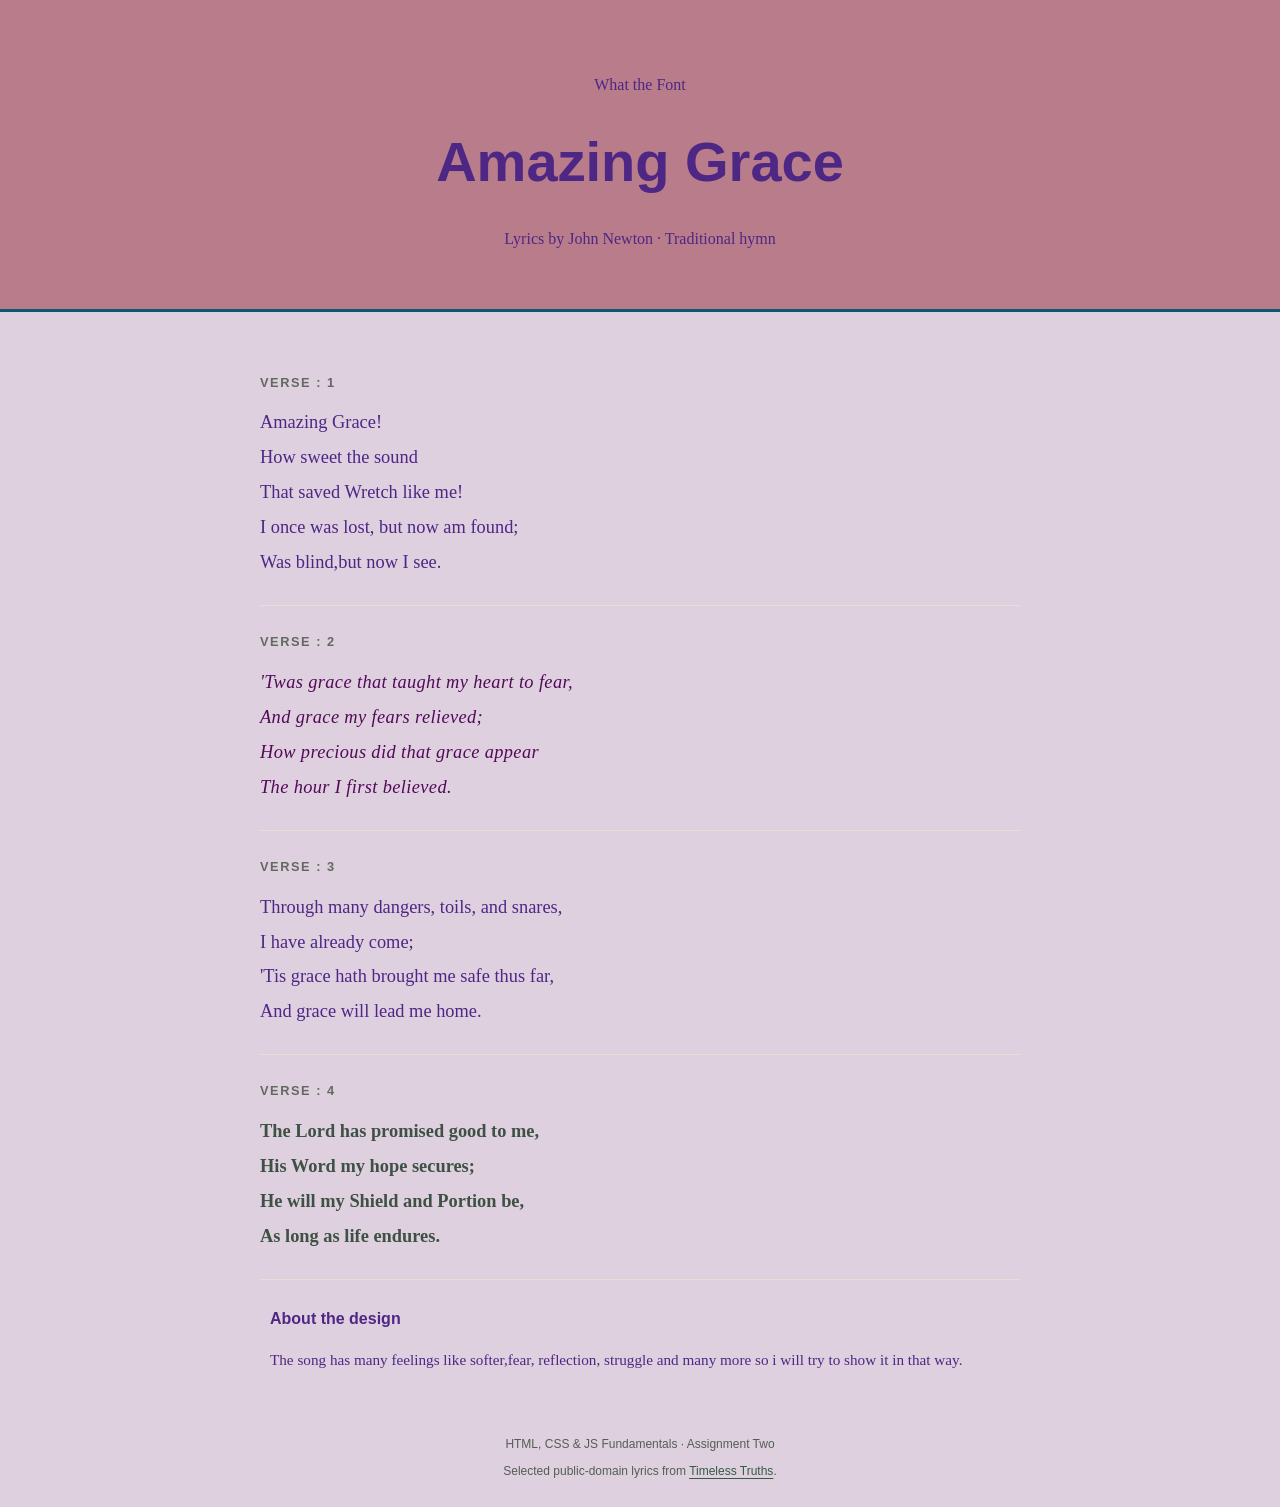
<file: index.html>
<!DOCTYPE html>
<html lang="en">
<head>
    <meta charset="UTF-8">
    <meta name="viewport" content="width=device-width">
    <title>Amazing Grace | What the Song</title>
    <link rel="stylesheet" href="style.css">
</head>
<body>
    <header class="song-header">
        <p>What the Font</p>
        <h1>Amazing Grace</h1>
        <p>Lyrics by John Newton · Traditional hymn</p>
    </header>

    <main>
        <section class="verse opening">
            <h2>Verse : 1</h2>
            <p>Amazing Grace!
            <br>How sweet the sound<br>That saved Wretch like me!<br>I once was lost, but now am found;<br>Was blind,but now I see.</p>
        </section>

        <section class="verse gentle">
            <h2>Verse : 2</h2>
            <p>'Twas grace that taught my heart to fear,<br>
            And grace my fears relieved;<br>
            How precious did that grace appear<br>
            The hour I first believed.</p>
        </section>

        <section class="verse strong">
            <h2>Verse : 3</h2>
            <p>Through many dangers, toils, and snares,<br>
            I have already come;<br>
            'Tis grace hath brought me safe thus far,<br>
            And grace will lead me home.</p>
        </section> 

        <section class="verse steady">
            <h2>Verse : 4</h2>
            <p>The Lord has promised good to me,<br>
            His Word my hope secures;<br>
            He will my Shield and Portion be,<br>
            As long as life endures.</p>
        </section>
        
        <section class="design-note">
            <h2>About the design</h2>
            <p>The song has many feelings like softer,fear, reflection, struggle and many more so i will try to show it in that way.</p>
        </section>
        
    </main>
    <footer>
        <p>HTML, CSS &amp; JS Fundamentals · Assignment Two</p>
        <p>Selected public-domain lyrics from
        <a href="https://library.timelesstruths.org/music/Amazing_Grace/">Timeless Truths</a>.</p>
    </footer>
</body>
</file>
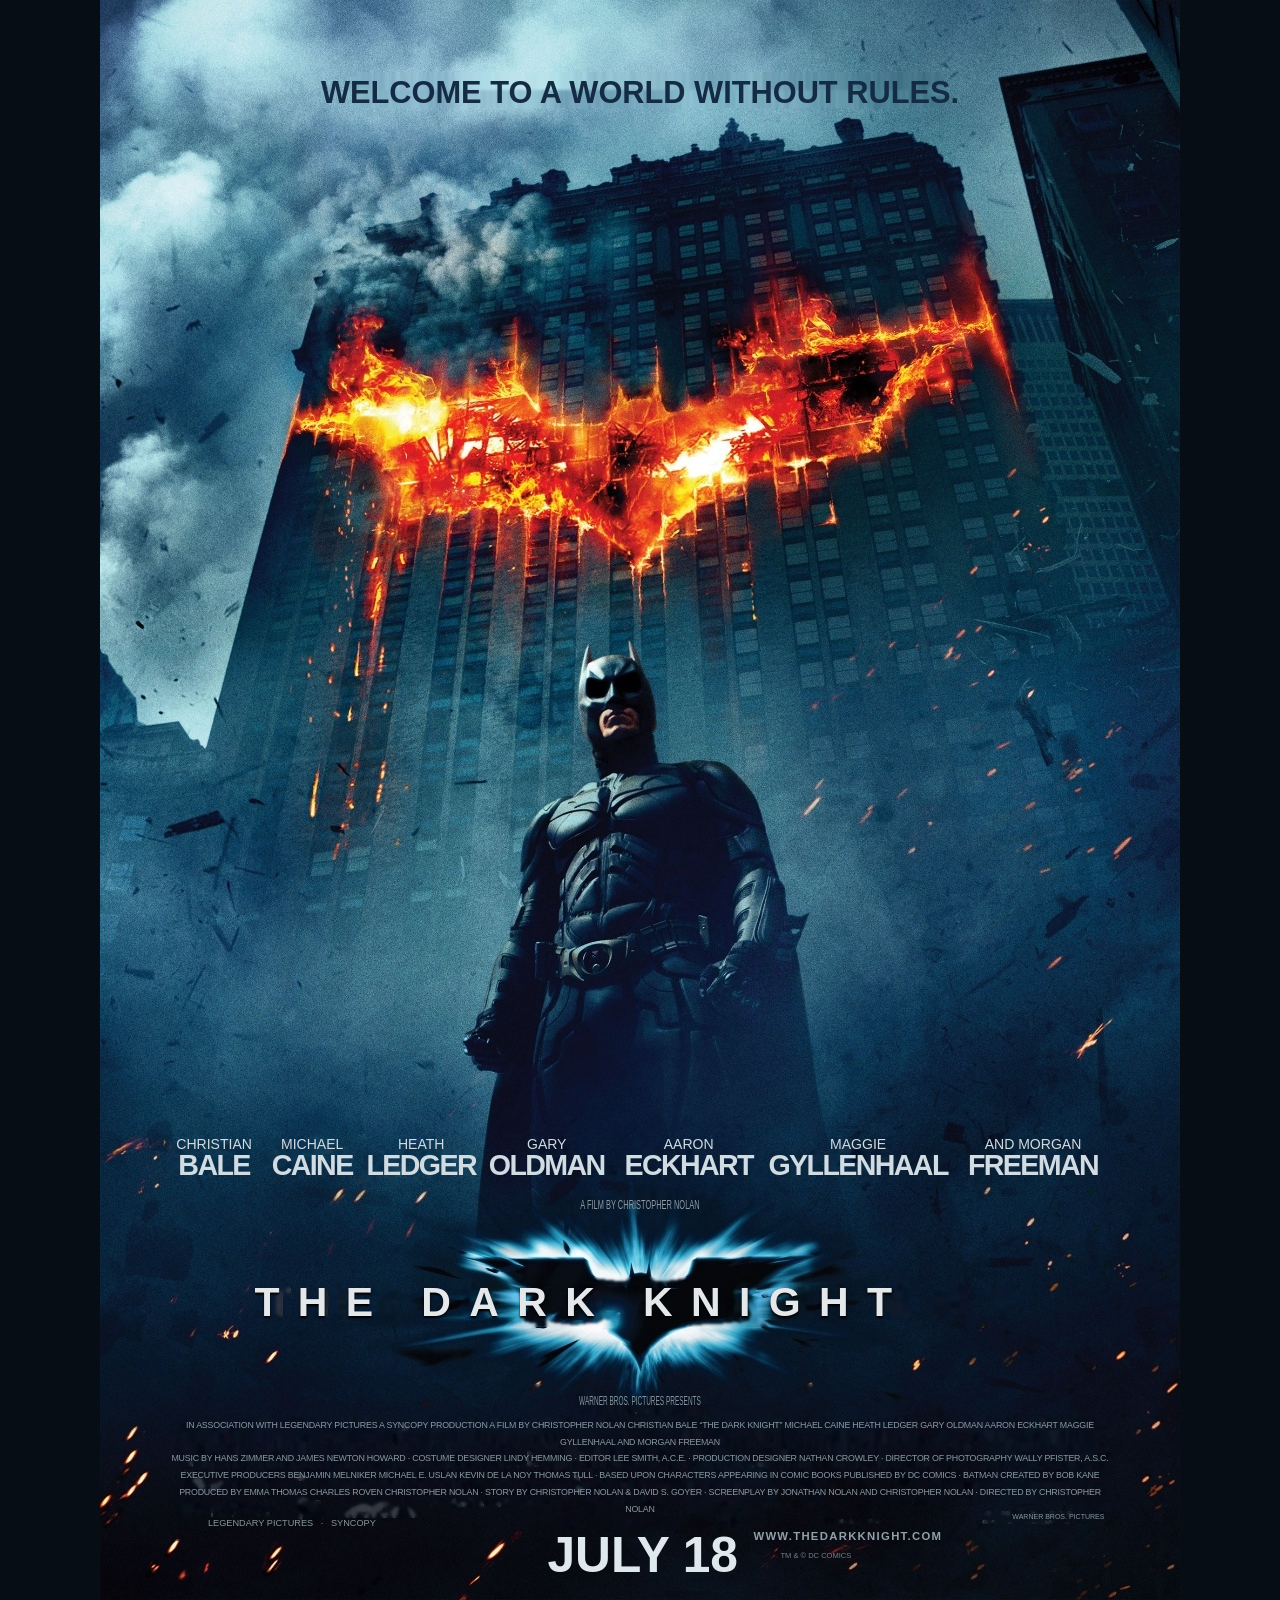
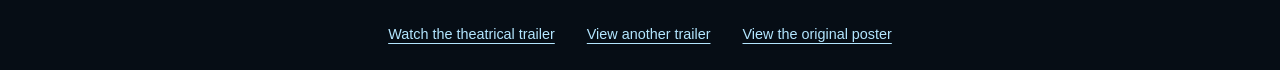
<file: ASSIGNMENT_3_YASH/index.html>
<!DOCTYPE html>
<html lang="en">
<head>
  <meta charset="UTF-8">
  <meta name="viewport" content="width=device-width, initial-scale=1.0">
  <meta name="description" content="ASSIGNMENT #3 HTML and CSS recreation of The Dark Knight movie poster.">
  <meta name="author" content="Yash Adeshara">
  <meta name="format-detection" content="telephone=no, date=no, address=no, email=no">
  <title>The Dark Knight | Movie Poster Assignment</title>
  <link rel="stylesheet" href="css/style.css">
</head>
<body>
  <main>
    <article class="poster comp1003" aria-labelledby="movie-title">
      <header class="poster-heading">
        <p>Welcome to a world without rules.</p>
      </header>
      <!-- Cast names  -->
      <section class="cast-and-title" aria-labelledby="movie-title">
        <ul class="cast">
          <li><span>Christian</span><strong>Bale</strong></li>
          <li><span>Michael</span><strong>Caine</strong></li>
          <li><span>Heath</span><strong>Ledger</strong></li>
          <li><span>Gary</span><strong>Oldman</strong></li>
          <li><span>Aaron</span><strong>Eckhart</strong></li>
          <li><span>Maggie</span><strong>Gyllenhaal</strong></li>
          <li><span>and Morgan</span><strong>Freeman</strong></li>
        </ul>
        <p class="director">A film by Christopher Nolan</p>
        <h1 id="movie-title">The Dark Knight</h1>
      </section>
      <!-- Production billing -->
      <footer class="poster-footer">
        <p class="presents">Warner Bros. Pictures presents</p>
        <div class="credits">
          <p>In association with Legendary Pictures a Syncopy production a film by Christopher Nolan Christian Bale “The Dark Knight” Michael Caine Heath Ledger Gary Oldman Aaron Eckhart Maggie Gyllenhaal and Morgan Freeman</p>
          <p>Music by Hans Zimmer and James Newton Howard · Costume designer Lindy Hemming · Editor Lee Smith, A.C.E. · Production designer Nathan Crowley · Director of photography Wally Pfister, A.S.C.</p>
          <p>Executive producers Benjamin Melniker Michael E. Uslan Kevin De La Noy Thomas Tull · Based upon characters appearing in comic books published by DC Comics · Batman created by Bob Kane</p>
          <p>Produced by Emma Thomas Charles Roven Christopher Nolan · Story by Christopher Nolan &amp; David S. Goyer · Screenplay by Jonathan Nolan and Christopher Nolan · Directed by Christopher Nolan</p>
        </div>
        <p class="studio-left">LEGENDARY PICTURES &nbsp; · &nbsp; SYNCOPY</p>
        <p class="release-date">July 18</p>
        <p class="movie-website">www.thedarkknight.com</p>
        <p class="studio-right">WARNER BROS. PICTURES</p>
        <p class="copyright">TM &amp; © DC Comics</p>
      </footer>
    </article>
    <!-- Movie links  -->
    <nav class="movie-links" aria-label="Trailers and original poster">
      <a href="https://www.youtube.com/watch?v=_PZpmTj1Q8Q">Watch the theatrical trailer</a>
      <a href="https://www.ign.com/videos/the-dark-knight-official-trailer">View another trailer</a>
      <a href="images/original-poster.jpg">View the original poster</a>
    </nav>
  </main>
</body>
</html>
</file>
<file: style.css>
body {
    margin: 0;
    background-color: #dfd0df;
    color: #4e2785;
    font-family: 'Lora', serif;
    line-height: 1.7;
}

.song-header {
    padding: 55px 20px 40px;
    text-align: center;
    background-color: #b97c8a;
    border-bottom: 3px solid #0d586e;
}

h1,
h2,
.assignment {
    font-family: 'Montserrat', sans-serif;
}

.assignment {
    font-size: 0.8rem;
    letter-spacing: 0.16em;
    text-transform: uppercase;
}

h1 {
    margin: 8px 0;
    font-size: clamp(2rem, 7vw, 3.5rem);
    font-weight: 700;
}


main {
    width: 90%;
    max-width: 760px;
    margin: 35px auto;
}

.lyrics {
    padding: 15px 30px;
    background-color: #61090d;
    border: 1px solid #46093c;
    border-radius: 8px;
}

.verse {
    padding: 25px 0;
    border-bottom: 1px solid #e4e0d7;
}

.verse:last-child {
    border-bottom: none;
}

.verse h2 {
    margin: 0 0 12px;
    font-size: 0.8rem;
    font-weight: 600;
    letter-spacing: 0.12em;
    text-transform: uppercase;
    color: #626a60;
}

.verse p {
    margin: 0;
    font-size: 1.15rem;
    line-height: 1.9;
}

/*.opening p {
    font-size: 1.25rem;
}*/

.quiet {
    font-style: italic;
    color: #68482d;
    font-weight: 400;
}

.hope {
    color: #355b42;
    font-weight: 700;
}

.gentle p {
    color: #510a58;
    font-style: italic;
    font-weight: 400;
    letter-spacing: 0.02em;
}

.struggle {
    font-family: 'Montserrat', sans-serif;
    font-size: 1.1rem;
    font-weight: 700;
    letter-spacing: 0.04em;
    color: #6a4337;
}

.steady p {
    font-weight: 600;
    color: #3e5144;
}

.peaceful p {
    font-style: italic;
    line-height: 2.2;
    letter-spacing: 0.03em;
}

.design-note {
    margin-top: 25px;
    padding: 0 10px;
}

.design-note h2 {
    font-size: 1rem;
}

.design-note p {
    font-size: 0.95rem;
}

footer {
    padding: 20px;
    text-align: center;
    font-family: 'Montserrat', sans-serif;
    font-size: 0.75rem;
    color: #535e54;
}

footer p {
    margin: 6px 0;
}

a {
    color: #355b42;
    text-underline-offset: 3px;
}

@media (max-width: 480px) {
    .song-header {
        padding: 35px 15px;
    }

    .lyrics {
        padding: 10px 18px;
    }

    .verse p,
    .struggle {
        font-size: 1rem;
    }
}
</file>
<file: ASSIGNMENT_3_YASH/css/style.css>
/* General page layout. */
* { box-sizing: border-box; }
body {
  margin: 0;
  background-color: #060d15;
  color: #d1dbe2;
  font-family: Arial, Helvetica, sans-serif;
}
main { max-width: 1080px; margin: 0 auto; }

.poster {
  position: relative;
  container-type: inline-size;
  width: 100%;
  aspect-ratio: 1080 / 1600;
  overflow: hidden;
  background: #061522 url("../images/poster-background.jpg") center / 100% 100% no-repeat;
}
.poster p, .poster h1 { margin: 0; }
.poster-heading {
  position: absolute;
  top: 4.7%; left: 15%; width: 70%;
  text-align: center;
}
.poster-heading p {
  color: #142c43;
  font-size: 2.85cqw;
  font-weight: 700;
  text-transform: uppercase;
  white-space: nowrap;
}

/* Cast and title. */
.cast {
  position: absolute;
  top: 71.1%; left: 6.5%; width: 87%;
  display: grid;
  grid-template-columns: 0.8fr 0.9fr 1fr 1.2fr 1.3fr 1.7fr 1.4fr;
  gap: 0.45cqw;
  margin: 0; padding: 0;
  list-style: none;
  text-align: center;
  text-transform: uppercase;
}
.cast li { min-width: 0; line-height: 0.98; }
.cast span { display: block; font-size: 1.3cqw; }
.cast strong { display: block; font-size: 2.65cqw; letter-spacing: -0.15cqw; }
.director {
  position: absolute;
  top: 74.85%; left: 35%; width: 30%;
  color: #8d9aa3;
  text-align: center;
  text-transform: uppercase;
  font-size: 1.15cqw;
  transform: scaleX(0.6);
}
h1 {
  position: absolute;
  top: 79.95%; left: 14.3%; width: 71.4%;
  color: #e4e8ea;
  font-size: 3.8cqw;
  line-height: 1.15;
  letter-spacing: 1.7cqw;
  text-transform: uppercase;
  white-space: nowrap;
  text-shadow: 0 0.15cqw 0.2cqw #000;
}

/*  Lower billing area. */
.presents {
  position: absolute;
  top: 87.05%; left: 25%; width: 50%;
  color: #84949e;
  text-align: center;
  text-transform: uppercase;
  font-size: 1.2cqw;
  transform: scaleX(0.5);
}
.credits {
  position: absolute;
  top: 88.55%; left: 6.5%; width: 87%;
  color: #8a99a2;
  text-align: center;
  text-transform: uppercase;
  font-size: 0.82cqw;
  line-height: 1.9;
  letter-spacing: -0.02cqw;
}
.credits p { white-space: normal; }
.release-date {
  position: absolute;
  top: 95.5%; left: 39.5%; width: 21.5%;
  color: #dfe8ec;
  text-align: center;
  text-transform: uppercase;
  font-size: 4.6cqw;
  font-weight: 700;
  line-height: 1.1;
  white-space: nowrap;
}
.movie-website {
  position: absolute;
  top: 95.65%; left: 60.5%;
  color: #92a0a9;
  font-size: 1.05cqw;
  font-weight: 700;
  letter-spacing: 0.12cqw;
  text-transform: uppercase;
}
.studio-left, .studio-right { position: absolute; color: #87959d; font-size: 0.85cqw; }
.studio-left { top: 94.90%; left: 10%; }
.studio-right { top: 94.55%; right: 7%; font-size: 0.65cqw; }
.copyright {
  position: absolute;
  top: 96.95%; left: 63%;
  color: #71828c;
  font-size: 0.70cqw;
  text-transform: uppercase;
}

/*Supporting links do not move the poster text. */
.movie-links {
  display: flex;
  justify-content: center;
  flex-wrap: wrap;
  gap: 1rem 2rem;
  padding: 1.5rem;
  font-size: 0.9rem;
  line-height: 1.5;
}
a { color: #b3e6ff; text-underline-offset: 0.25em; }
a:hover { color: #fff; }
a:focus-visible { outline: 3px solid #ffbc55; outline-offset: 5px; }
@media (max-width: 550px) {
  .movie-links { flex-direction: column; align-items: center; }
}
</file>
